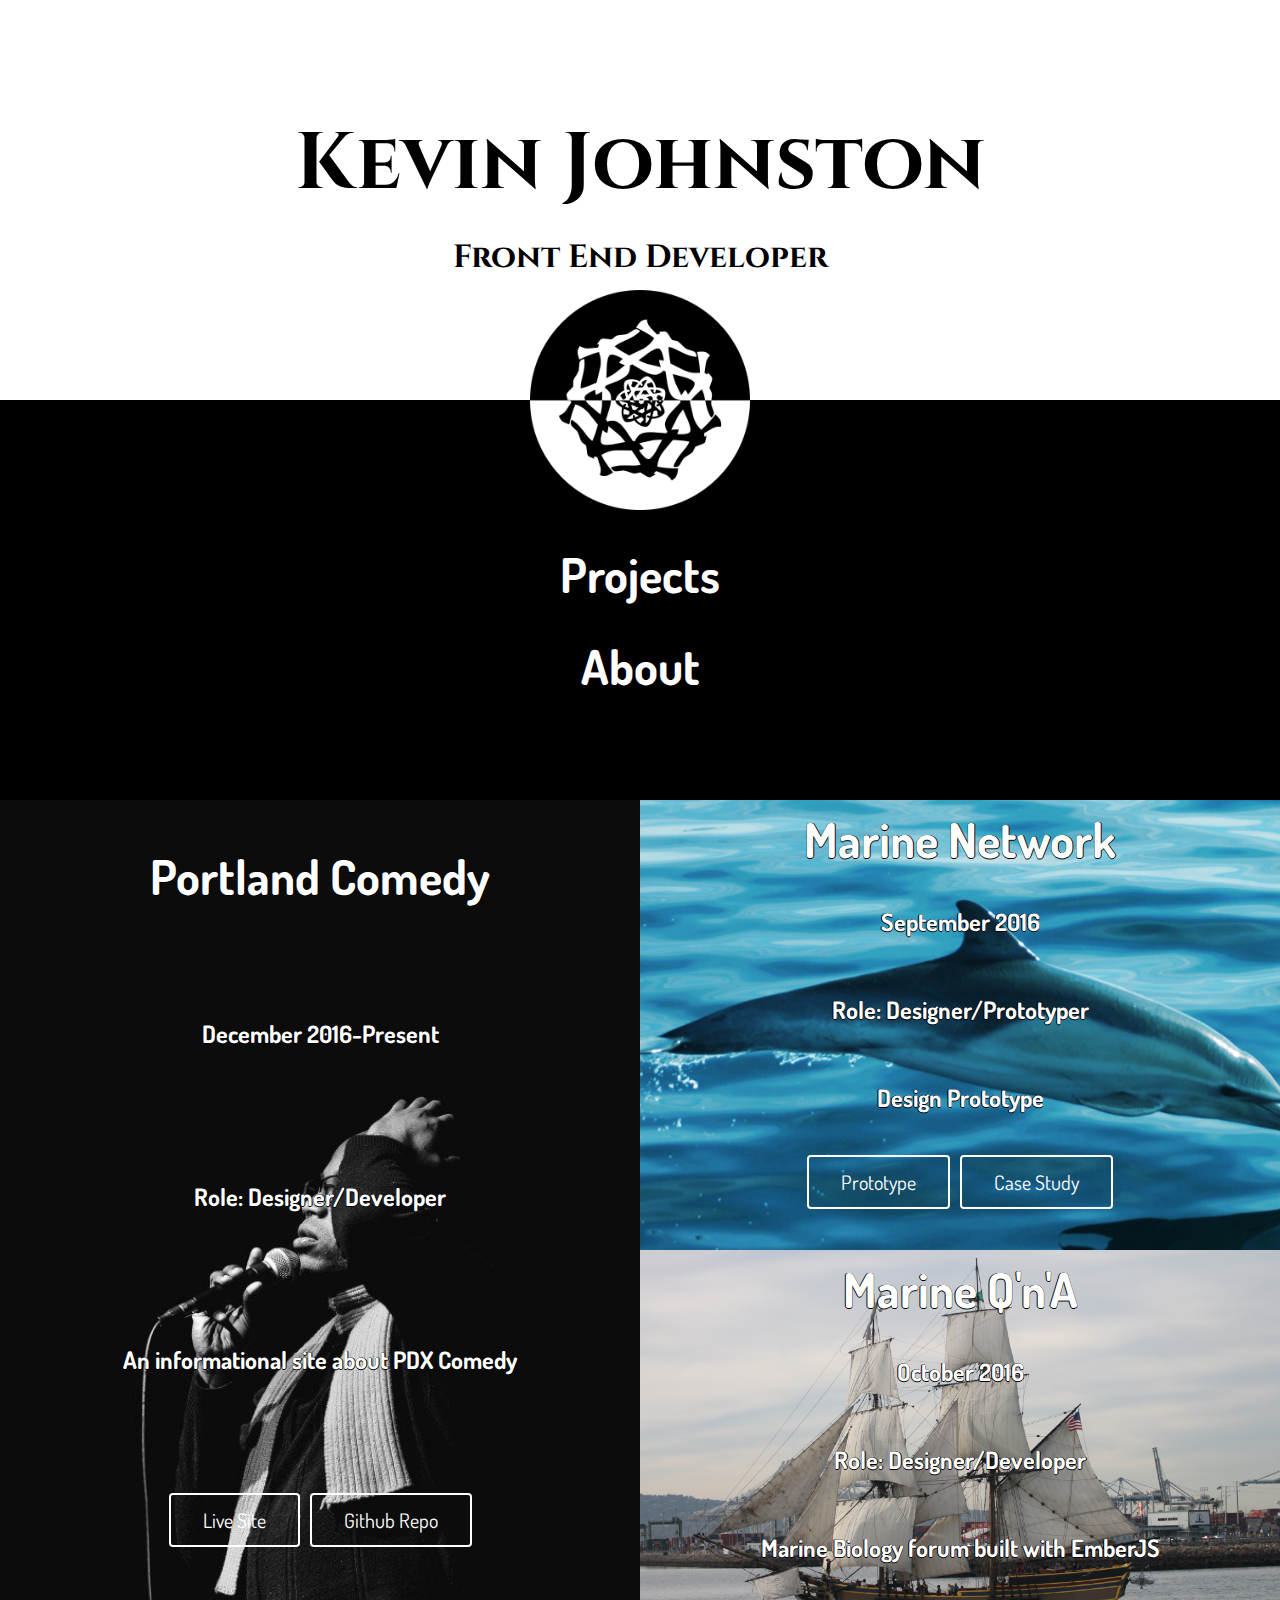
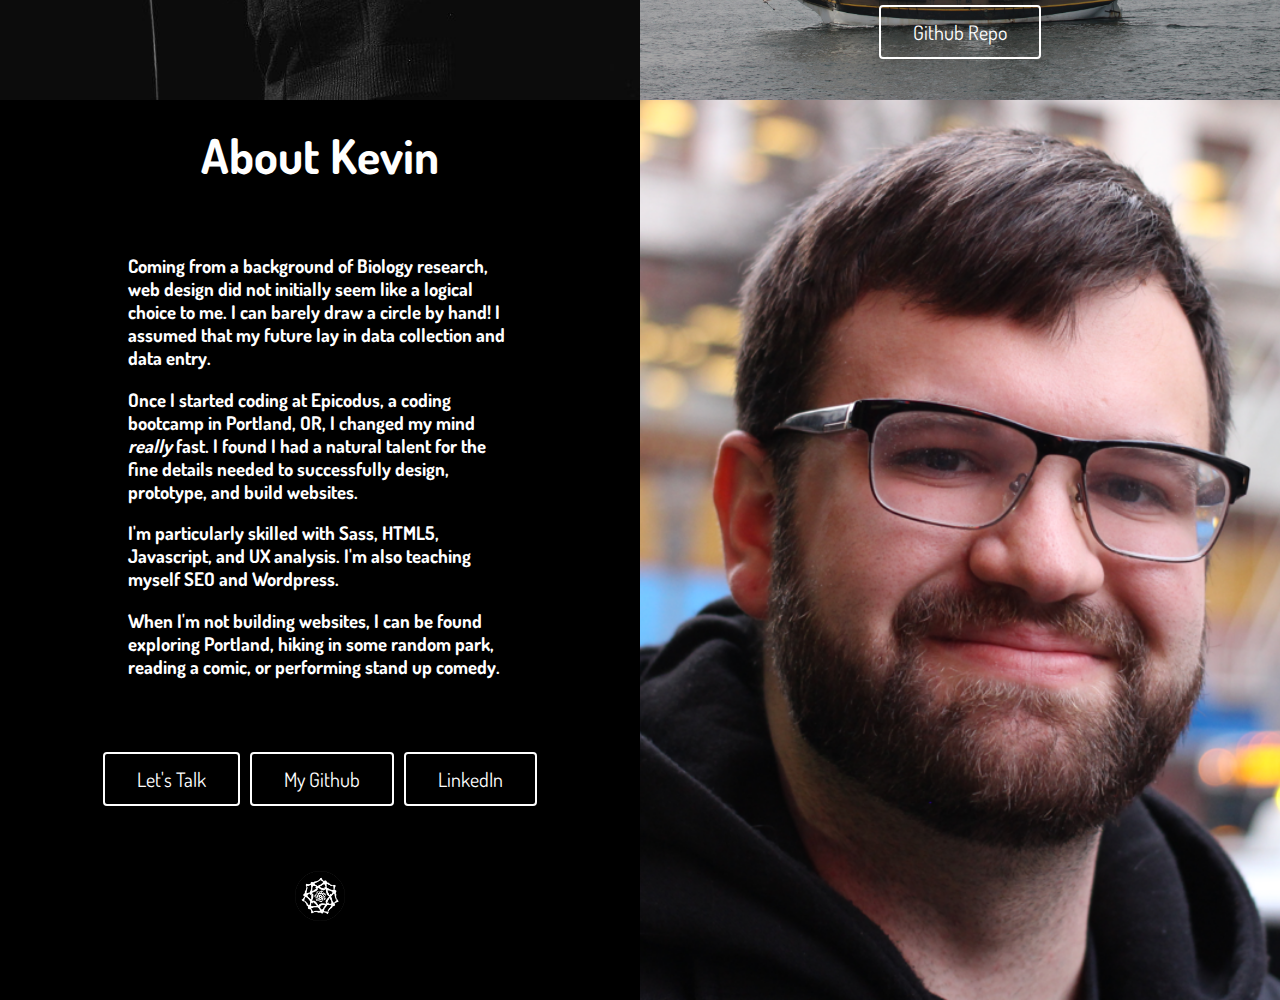
<file: index.html>
<!DOCTYPE html>
<html>
  <head>
    <meta charset="utf-8">
    <meta name="viewport" content="width=device-width">
    <link rel="icon" type="image/png" href="img/w-on-black-logo.png">
    <link href="https://fonts.googleapis.com/css?family=Cinzel:400,700|Dosis" rel="stylesheet">
    <link rel="stylesheet" href="css/application.css">
    <title>Kevin Johnston</title>
    <script
src="https://code.jquery.com/jquery-3.1.1.min.js"
integrity="sha256-hVVnYaiADRTO2PzUGmuLJr8BLUSjGIZsDYGmIJLv2b8="
crossorigin="anonymous"></script>
<script type="text/javascript" src="assets/js/scripts.js"></script>
  </head>
  <body>
      <img id="bw-logo"src="img/dual-color-logo.png" alt="">
    <div id="page-top" class="top white-box">
      <h1 id="page-title">Kevin Johnston</h1>
      <img id="top-logo" class="logo" src="img/w-on-black-logo.png" alt="logo" />
      <h3 id="page-subtitle">Front End Developer</h3>
    </div>
    <div class="top black-box">
      <div class="menu">
        <a href="#projects" id="project-link"><h1>Projects</h1></a>
        <a href="#about" id="about-link"><h1>About</h1></a>
      </div>
    </div>
    <div id="projects" class="">
      <div class="img-gallery">
        <div class="big-tile" id="pdx-comedy">
            <h1>Portland Comedy</h1>
            <h2>December 2016-Present</h2>
            <h2>Role: Designer/Developer</h2>
            <h2>An informational site about PDX Comedy</h2>
            <div class="links">
              <a href="http://pdxstandup.com"><button type="button" name="link">Live Site</button></a>
              <a href="https://github.com/kjohnston1149/pdx-comedy"><button type="button" name="link">Github Repo</button></a>
            </div>
        </div>
        <div class="big-tile">
          <div id="marine-network" class="small-tile ">
            <h1>Marine Network</h1>
            <h2>September 2016</h2>
            <h2>Role: Designer/Prototyper</h2>
            <h2>Design Prototype</h2>
            <div class="links">
              <a href="https://invis.io/XD9DUXB8G#/191242962_Landing_Page_Desktop"><button type="button" name="link">Prototype</button></a>
              <a href="https://invis.io/VW8S7I5AZ#/192905293_Desktop"><button>Case Study</button></a>
            </div>
          </div>
          <div id="qna" class="small-tile">
            <h1>Marine Q'n'A</h1>
            <h2>October 2016</h2>
            <h2>Role: Designer/Developer</h2>
            <h2>Marine Biology forum built with EmberJS</h2>
            <div class="links">
              <a href="https://github.com/kjohnston1149/ember-qna"><button type="button" name="link">Github Repo</button></a>
            </div>
          </div>
        </div>
      </div>
    </div>
    <div id="about" class="">
      <div class="img-gallery">
        <div  class="big-tile">
          <h1>About Kevin</h1>
          <div class="bio">
            <h3>Coming from a background of Biology research, web design did not initially seem like a logical choice to me.  I can barely draw a circle by hand! I assumed that my future lay in data collection and data entry.</h3>
            <h3>Once I started coding at Epicodus, a coding bootcamp in Portland, OR, I changed my mind <em>really</em> fast. I found I had a natural talent for the fine details needed to successfully design, prototype, and build websites.</h3>
            <h3>I'm particularly skilled with Sass, HTML5, Javascript, and UX analysis. I'm also teaching myself SEO and Wordpress.</h3>
            <h3>When I'm not building websites, I can be found exploring Portland, hiking in some random park, reading a comic, or performing stand up comedy.</h3>
          </div>
          <div class="links">
            <a href="mailto:kjohnston1149@gmail.com"><button type="button" name="link">Let's Talk</button></a>
            <a href="https://github.com/kjohnston1149/"><button type="button" name="link">My Github</button></a>
            <a href="https://www.linkedin.com/in/kevinjohnston1149/"><button type="button" name="link">LinkedIn</button></a>
          </div>
            <a href="#page-top" id="top-link"><img class="logo" src="img/w-on-black-logo.png" alt="logo" /></a>
        </div>
        <div id="kj-img" class="big-tile">
        </div>
      </div>
    </div>
  </body>
</html>
</file>
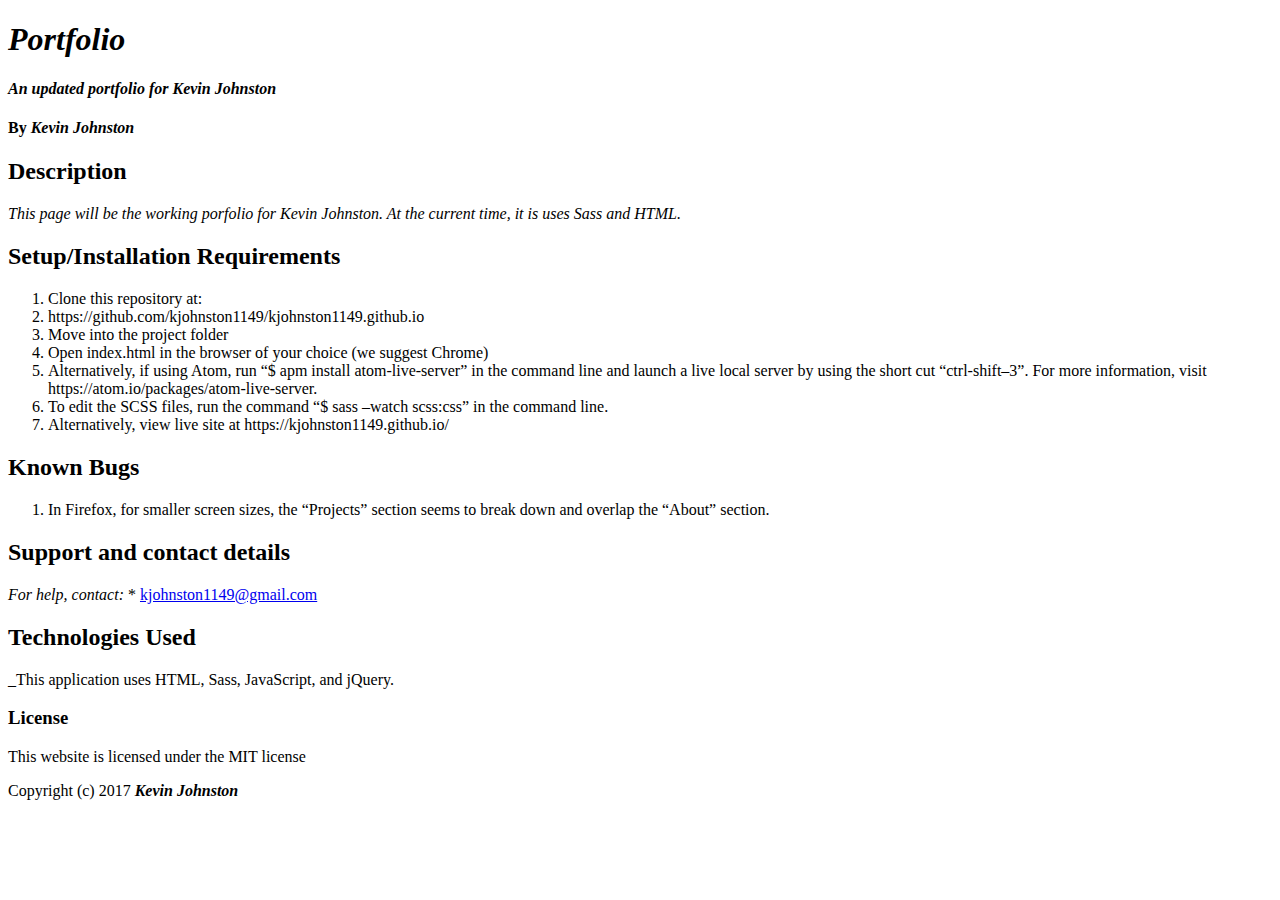
<file: README.html>
<!DOCTYPE html>
<html>
<head>
	<meta charset="utf-8"/>
</head>
<body>
<h1 id="portfolio"><em>Portfolio</em></h1>

<h4 id="anupdatedportfolioforkevinjohnston"><em>An updated portfolio for Kevin Johnston</em></h4>

<h4 id="bykevinjohnston">By <em><strong>Kevin Johnston</strong></em></h4>

<h2 id="description">Description</h2>

<p><em>This page will be the working porfolio for Kevin Johnston. At the current time, it is uses Sass and HTML.</em></p>

<h2 id="setupinstallationrequirements">Setup/Installation Requirements</h2>

<ol>
<li>Clone this repository at:</li>
<li>https://github.com/kjohnston1149/kjohnston1149.github.io</li>
<li>Move into the project folder</li>
<li>Open index.html in the browser of your choice (we suggest Chrome)</li>
<li>Alternatively, if using Atom, run &#8220;$ apm install atom-live-server&#8221; in the command line and launch a live local server by using the short cut &#8220;ctrl-shift&#8211;3&#8221;. For more information, visit https://atom.io/packages/atom-live-server.</li>
<li>To edit the SCSS files, run the command &#8220;$ sass &#8211;watch scss:css&#8221; in the command line.</li>
<li>Alternatively, view live site at https://kjohnston1149.github.io/</li>
</ol>

<h2 id="knownbugs">Known Bugs</h2>

<ol>
<li>In Firefox, for smaller screen sizes, the &#8220;Projects&#8221; section seems to break down and overlap the &#8220;About&#8221; section.</li>
</ol>

<h2 id="supportandcontactdetails">Support and contact details</h2>

<p><em>For help, contact:</em>
* <a href="&#109;&#97;&#105;&#108;&#x74;&#111;&#x3a;&#x6b;&#x6a;&#111;&#x68;&#x6e;&#x73;&#x74;&#111;&#110;&#49;&#49;&#52;&#57;&#64;&#103;&#x6d;&#97;&#105;&#x6c;&#x2e;&#x63;&#x6f;&#109;">&#x6b;&#x6a;&#111;&#104;&#110;&#x73;&#116;&#x6f;&#x6e;&#x31;&#49;&#x34;&#57;&#x40;&#x67;&#109;&#x61;&#x69;&#x6c;&#x2e;&#x63;&#x6f;&#109;</a></p>

<h2 id="technologiesused">Technologies Used</h2>

<p>_This application uses HTML, Sass, JavaScript, and jQuery.</p>

<h3 id="license">License</h3>

<p>This website is licensed under the MIT license</p>

<p>Copyright (c) 2017 <strong><em>Kevin Johnston</em></strong></p>

</body>
</html>
</file>
<file: css/application.css>
html { box-sizing: border-box; }

*, *::after, *::before { box-sizing: inherit; }

body { display: -webkit-box; display: -ms-flexbox; display: flex; -webkit-box-orient: vertical; -webkit-box-direction: normal; -ms-flex-direction: column; flex-direction: column; -webkit-box-pack: center; -ms-flex-pack: center; justify-content: center; -ms-flex-line-pack: center; align-content: center; margin-right: auto; margin: auto; font-family: 'Dosis', sans-serif; margin: 0; padding: 0; max-width: 1200px; }

h1 { font-size: 3em; }

@media only screen and (max-width: 915px) { h1 { font-size: 2.5em; } }

@media only screen and (max-width: 690px) { h1 { font-size: 2.2em; } }

@media only screen and (max-width: 690px) { h2 { font-size: 1.25em; } }

button { margin: 5px; padding: 12px 32px; font-size: 20px; font-family: 'Dosis', sans-serif; background-color: Transparent; background-repeat: no-repeat; border: solid 2px #FFF; color: #FFF; border-radius: 4px; -webkit-transition: all 300ms ease-in-out; transition: all 300ms ease-in-out; }

button a { color: #FFF; text-decoration: none; }

button a:hover { color: #000; }

button:hover { cursor: pointer; background-color: #FFF; color: #000; }

.top { height: 400px; width: 100vw; }

@media only screen and (max-width: 915px) { .top { height: 300px; } }

@media only screen and (max-width: 690px) { .top { height: 50vh; } }

.white-box { background-color: #FFF; }

.black-box { background-color: #000; color: #FFF; }

.menu { position: relative; top: 5%; }

@media only screen and (max-width: 690px) { .menu { top: auto; } }

.img-gallery { display: -webkit-box; display: -ms-flexbox; display: flex; -webkit-box-orient: horizontal; -webkit-box-direction: normal; -ms-flex-direction: row; flex-direction: row; color: #FFF; width: 100vw; height: 100vh; text-shadow: -.5px 0 black, 0 .5px black, .5px 0 black, 0 -.5px black; }

.img-gallery::after { clear: both; content: ""; display: block; }

@media only screen and (max-width: 690px) { .img-gallery { display: inline; } }

.img-gallery h1 { margin: 0; }

.img-gallery .big-tile { width: 50%; height: 100%; background-color: #000; }

.img-gallery .big-tile::after { clear: both; content: ""; display: block; }

@media only screen and (max-width: 690px) { .img-gallery .big-tile { width: 100%; height: 100%; } }

.img-gallery .small-tile { width: 100%; height: 50%; }

.img-gallery .small-tile::after { clear: both; content: ""; display: block; }

@media only screen and (max-width: 690px) { .img-gallery .small-tile { height: 300px; width: 100%; } }

.links { display: -webkit-box; display: -ms-flexbox; display: flex; -ms-flex-wrap: wrap; flex-wrap: wrap; -ms-flex-pack: distribute; justify-content: space-around; margin-bottom: 10px; }

.bio { text-shadow: none; width: 60%; }

@media only screen and (max-width: 915px) { .bio { width: 85%; } }

@media only screen and (max-width: 690px) { .bio { width: 90%; } }

#pdx-comedy { content: ""; background-image: url("../img/pdx-comedy.jpg"); background-position: center; background-size: cover; background-repeat: no-repeat; position: relative; overflow: hidden; }

@media only screen and (max-width: 690px) { #pdx-comedy { height: 300px; width: 100%; } }

#marine-network { content: ""; background-image: url("../img/marine-network-bg.png"); background-position: center; background-size: cover; background-repeat: no-repeat; position: relative; overflow: hidden; }

#qna { content: ""; background-image: url("../img/qna-bg.JPG"); background-position: center; background-size: cover; background-repeat: no-repeat; position: relative; overflow: hidden; }

#kj-img { content: ""; background-image: url("../img/Kevin_Johnston.png"); background-position: center; background-size: cover; background-repeat: no-repeat; position: relative; overflow: hidden; }

@media only screen and (max-width: 690px) { #kj-img { display: none; } }

.white-box, .black-box { display: -webkit-box; display: -ms-flexbox; display: flex; -webkit-box-orient: vertical; -webkit-box-direction: normal; -ms-flex-direction: column; flex-direction: column; -webkit-box-pack: center; -ms-flex-pack: center; justify-content: center; -webkit-box-align: center; -ms-flex-align: center; align-items: center; }

.img-gallery .big-tile, .img-gallery .small-tile { display: -webkit-box; display: -ms-flexbox; display: flex; -webkit-box-orient: vertical; -webkit-box-direction: normal; -ms-flex-direction: column; flex-direction: column; -ms-flex-pack: distribute; justify-content: space-around; -webkit-box-align: center; -ms-flex-align: center; align-items: center; }

.white-box, .black-box { height: 400px; width: 100vw; }

@media only screen and (max-width: 915px) { .white-box, .black-box { height: 300px; } }

@media only screen and (max-width: 690px) { .white-box, .black-box { height: 50vh; } }

.top { -webkit-box-pack: center; -ms-flex-pack: center; justify-content: center; text-align: center; font-family: 'Cinzel', serif; font-weight: 700; line-height: 50%; }

.top .menu { line-height: normal; }

.top .menu a { text-decoration: none; font-family: 'Dosis', sans-serif; color: #FFF; -webkit-transition: all 200ms ease-in-out; transition: all 200ms ease-in-out; }

.top .menu a:hover { -webkit-transform: scale(1.15); transform: scale(1.15); }

.top #page-title { font-size: 5em; }

@media only screen and (max-width: 915px) { .top #page-title { font-size: 3em; } }

@media only screen and (max-width: 690px) { .top #page-title { font-size: 2.25em; } }

.top #page-subtitle { font-size: 2em; }

@media only screen and (max-width: 915px) { .top #page-subtitle { font-size: 1.5em; } }

@media only screen and (max-width: 690px) { .top #page-subtitle { font-size: 1.15em; } }

.logo { height: 50px; -webkit-transition: all 250ms ease-in-out; transition: all 250ms ease-in-out; }

#top-logo { display: none; }

@media only screen and (max-width: 690px) { #top-logo { display: block; } }

#bw-logo { height: 220px; position: absolute; left: 0; right: 0; margin-left: auto; margin-right: auto; top: 290px; }

@media only screen and (max-width: 915px) { #bw-logo { height: 150px; top: 225px; } }

@media only screen and (max-width: 690px) { #bw-logo { display: none; } }
</file>
